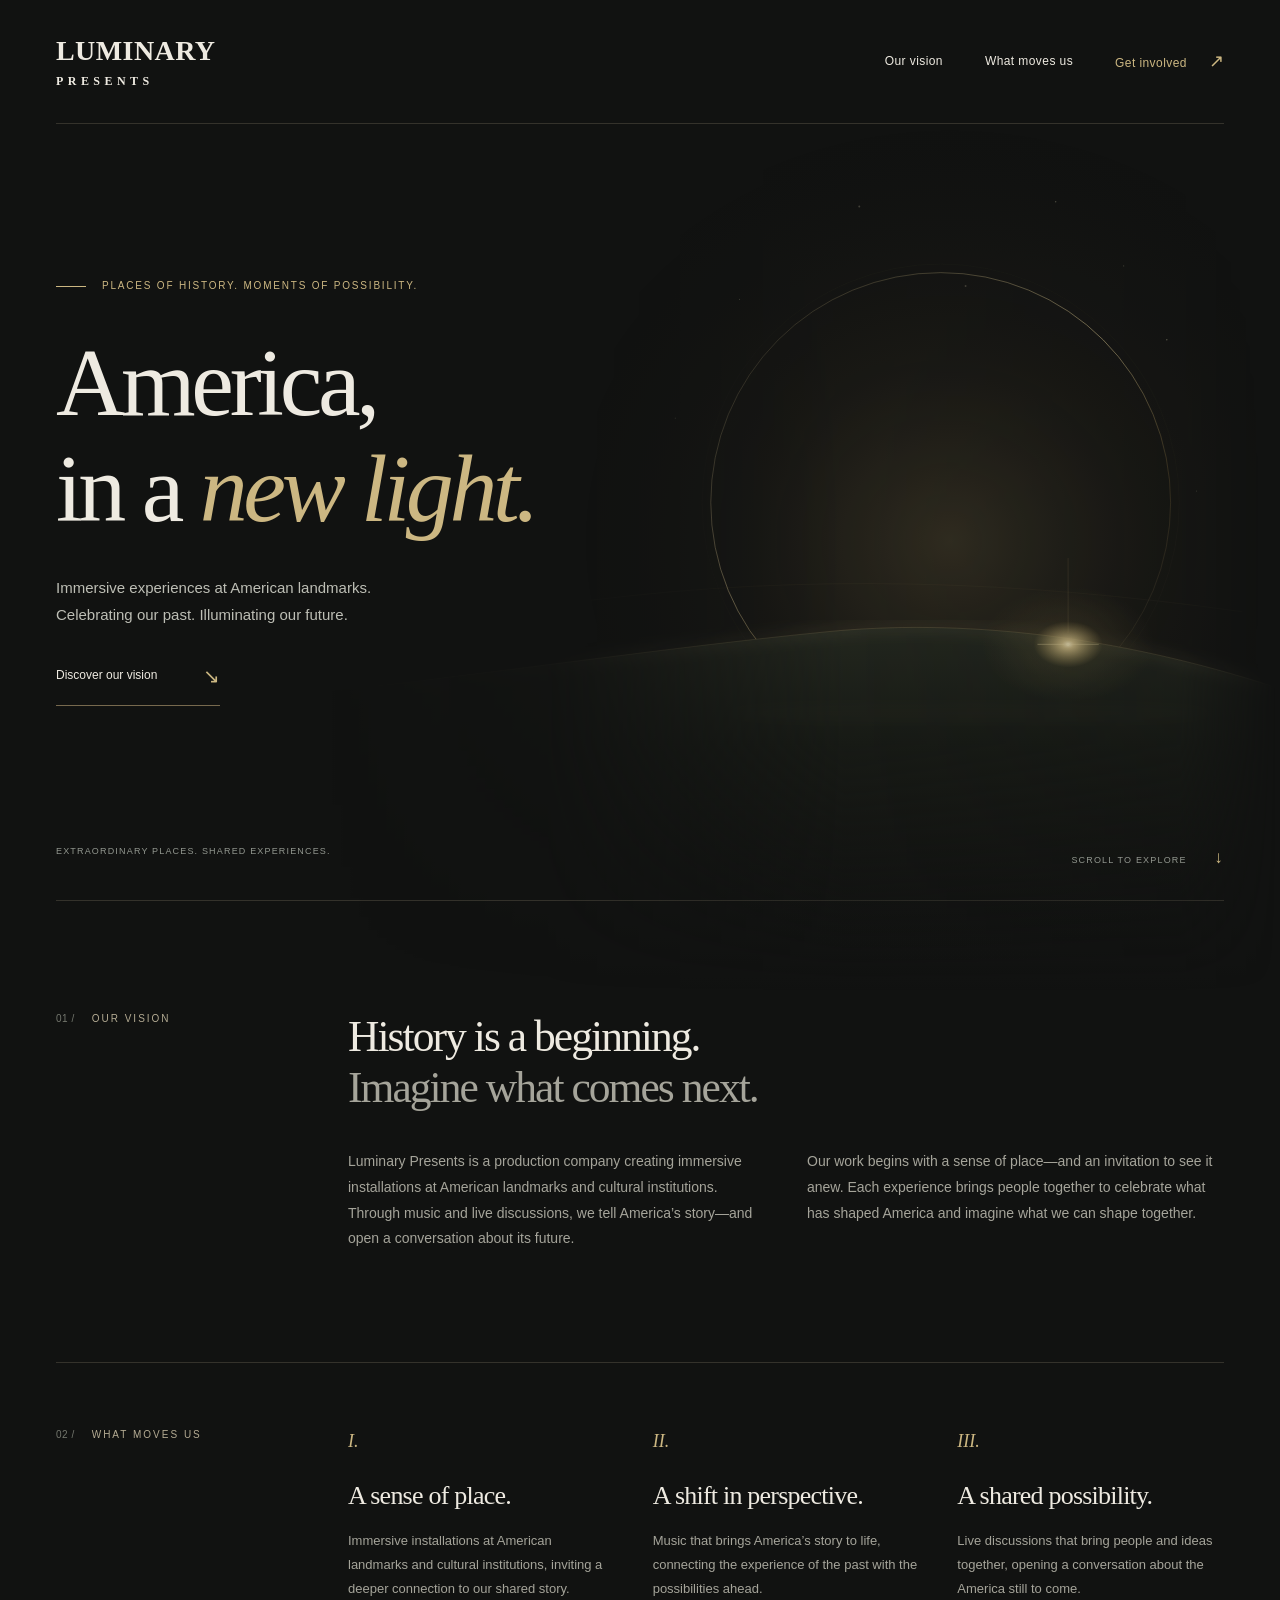
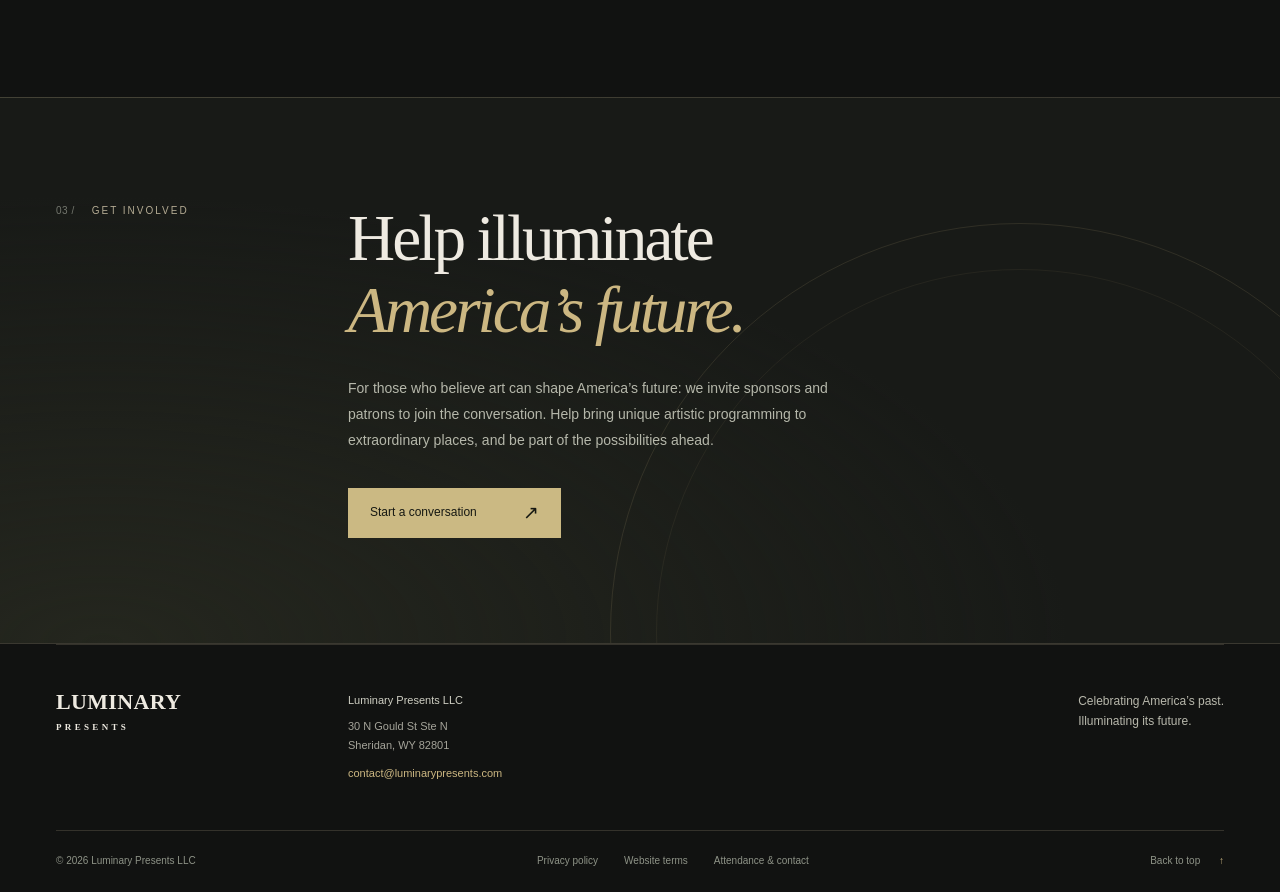
<file: index.html>
<!doctype html>
<html lang="en">
<head>
  <meta charset="utf-8">
  <meta name="viewport" content="width=device-width, initial-scale=1">
  <meta name="theme-color" content="#111211">
  <title>Luminary Presents — America, in a new light.</title>
  <meta name="description" content="Luminary Presents creates immersive installations at American landmarks and cultural institutions, telling America's story through music and live discussions. Explore sponsorship and patronage.">
  <link rel="icon" href="./assets/favicon.svg" type="image/svg+xml">
  <link rel="stylesheet" href="./styles.css">
  <script src="./script.js" defer></script>
</head>
<body>
  <a class="skip-link" href="#main">Skip to content</a>
  <header class="header wrap">
    <a class="wordmark" href="./" aria-label="Luminary Presents home">LUMINARY<span>PRESENTS</span></a>
    <button class="menu-toggle" aria-expanded="false" aria-controls="navigation">Menu <span aria-hidden="true">+</span></button>
    <nav id="navigation" aria-label="Main navigation">
      <a href="#vision">Our vision</a>
      <a href="#approach">What moves us</a>
      <a class="nav-contact" href="#patrons">Get involved <span aria-hidden="true">↗</span></a>
    </nav>
  </header>
  <main id="main">
    <section class="hero wrap" aria-labelledby="hero-title">
      <div class="hero-art" aria-hidden="true"><img src="./assets/horizon.svg" alt="" width="1000" height="1000" fetchpriority="high"></div>
      <div class="hero-copy">
        <p class="eyebrow"><span class="gold-line"></span> Places of history. Moments of possibility.</p>
        <h1 id="hero-title">America,<br>in a <em>new light.</em></h1>
        <p class="hero-description">Immersive experiences at American landmarks.<br>Celebrating our past. Illuminating our future.</p>
        <a class="text-link" href="#vision">Discover our vision <span aria-hidden="true">↘</span></a>
      </div>
      <div class="hero-bottom"><span>Extraordinary places. Shared experiences.</span><a href="#vision" aria-label="Scroll to our vision">Scroll to explore <span aria-hidden="true">↓</span></a></div>
    </section>
    <section id="vision" class="vision wrap section" aria-labelledby="vision-title">
      <div class="section-label"><span class="section-number">01 /</span><p class="eyebrow">Our vision</p></div>
      <div class="vision-content">
        <h2 id="vision-title">History is a beginning.<br><span class="muted">Imagine what comes next.</span></h2>
        <div class="vision-prose"><p>Luminary Presents is a production company creating immersive installations at American landmarks and cultural institutions. Through music and live discussions, we tell America’s story—and open a conversation about its future.</p><p>Our work begins with a sense of place—and an invitation to see it anew. Each experience brings people together to celebrate what has shaped America and imagine what we can shape together.</p></div>
      </div>
    </section>
    <section id="approach" class="approach wrap section" aria-labelledby="approach-title">
      <div class="section-label"><span class="section-number">02 /</span><p class="eyebrow" id="approach-title">What moves us</p></div>
      <div class="approach-grid">
        <article><span class="small-index">I.</span><h3>A sense of place.</h3><p>Immersive installations at American landmarks and cultural institutions, inviting a deeper connection to our shared story.</p></article>
        <article><span class="small-index">II.</span><h3>A shift in perspective.</h3><p>Music that brings America’s story to life, connecting the experience of the past with the possibilities ahead.</p></article>
        <article><span class="small-index">III.</span><h3>A shared possibility.</h3><p>Live discussions that bring people and ideas together, opening a conversation about the America still to come.</p></article>
      </div>
    </section>
    <section id="patrons" class="patrons" aria-labelledby="patrons-title">
      <div class="patron-orbit" aria-hidden="true"></div>
      <div class="wrap patron-inner"><div class="section-label"><span class="section-number">03 /</span><p class="eyebrow">Get involved</p></div>
        <div class="patron-copy"><h2 id="patrons-title">Help illuminate<br><em>America’s future.</em></h2><p>For those who believe art can shape America’s future: we invite sponsors and patrons to join the conversation. Help bring unique artistic programming to extraordinary places, and be part of the possibilities ahead.</p><a class="button" href="mailto:contact@luminarypresents.com?subject=Sponsorship%20%26%20patronage%20inquiry">Start a conversation <span aria-hidden="true">↗</span></a></div>
      </div>
    </section>
  </main>
  <footer class="footer wrap">
    <div class="footer-top"><a class="wordmark" href="./">LUMINARY<span>PRESENTS</span></a><div class="business-details"><p class="legal-name">Luminary Presents LLC</p><address>30 N Gould St Ste N<br>Sheridan, WY 82801</address><a class="footer-email" href="mailto:contact@luminarypresents.com">contact@luminarypresents.com</a></div><div class="footer-note"><p>Celebrating America’s past.<br>Illuminating its future.</p></div></div>
    <div class="footer-bottom"><small>© <span id="year">2026</span> Luminary Presents LLC</small><nav aria-label="Policies"><a href="./privacy.html">Privacy policy</a><a href="./terms.html">Website terms</a><a href="./attendance.html">Attendance &amp; contact</a></nav><a class="back-top" href="#main">Back to top <span aria-hidden="true">↑</span></a></div>
  </footer>
</body>
</html>
</file>
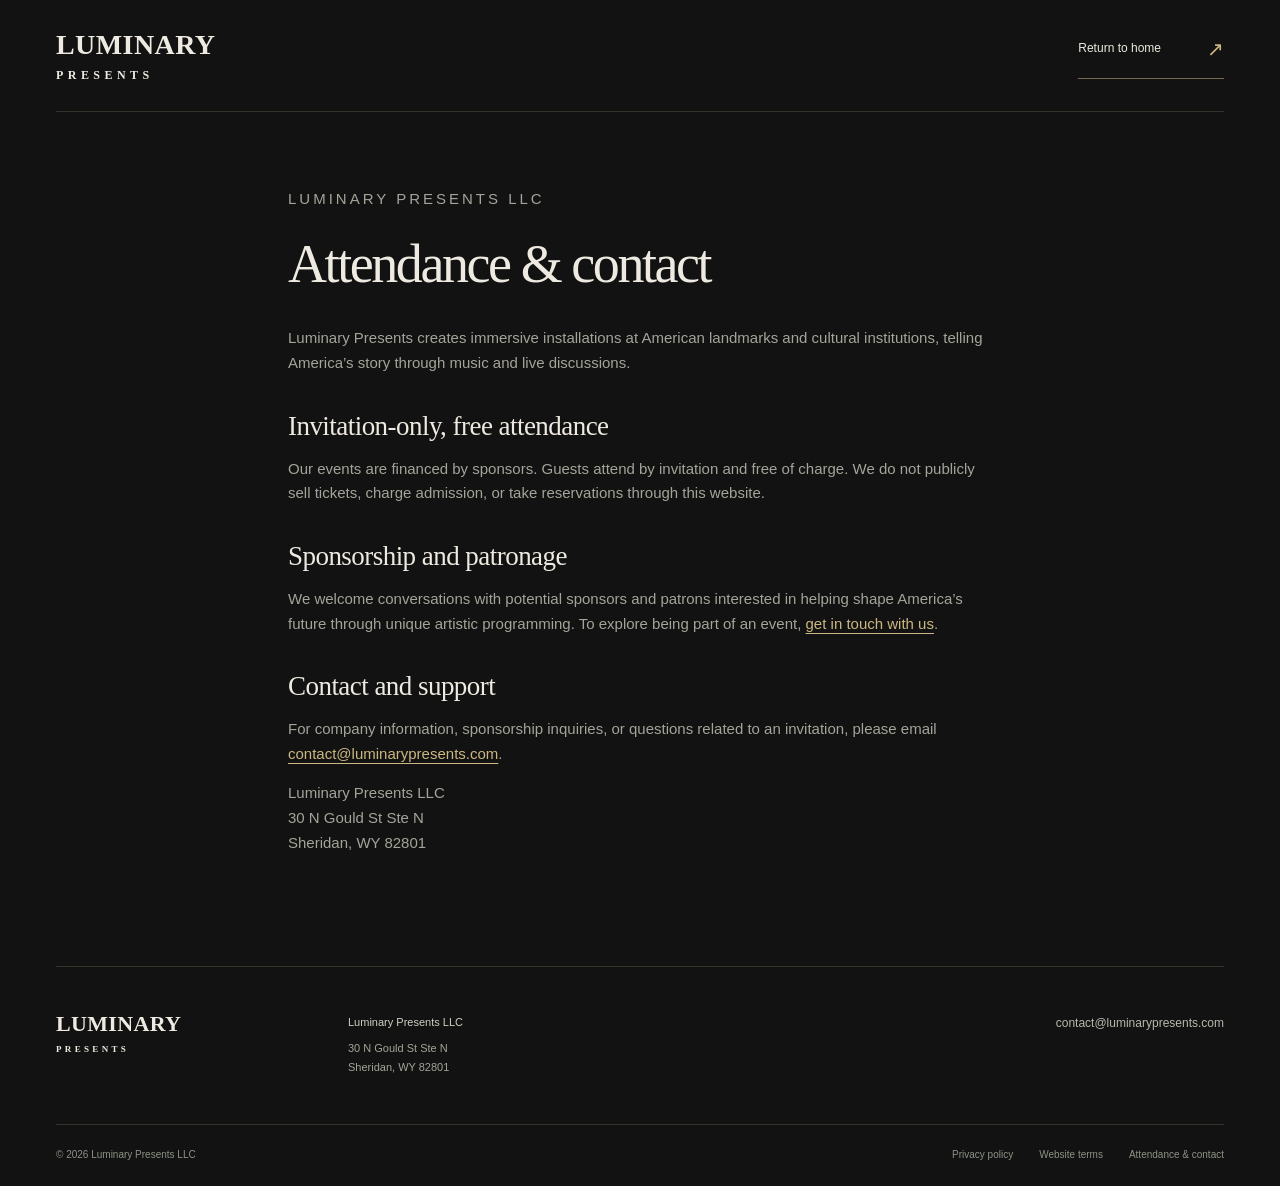
<file: attendance.html>
<!doctype html><html lang="en"><head><meta charset="utf-8"><meta name="viewport" content="width=device-width, initial-scale=1"><meta name="theme-color" content="#111211"><title>Attendance &amp; contact — Luminary Presents</title><meta name="description" content="Attendance &amp; contact for Luminary Presents LLC."><link rel="icon" href="./assets/favicon.svg" type="image/svg+xml"><link rel="stylesheet" href="./styles.css"><script src="./script.js" defer></script></head><body><a class="skip-link" href="#main">Skip to content</a><header class="header wrap policy-header"><a class="wordmark" href="./" aria-label="Luminary Presents home">LUMINARY<span>PRESENTS</span></a><a class="text-link" href="./">Return to home <span aria-hidden="true">↗</span></a></header><main id="main" class="policy"><p class="eyebrow">Luminary Presents LLC</p><h1>Attendance &amp; contact</h1><p>Luminary Presents creates immersive installations at American landmarks and cultural institutions, telling America’s story through music and live discussions.</p><h2>Invitation-only, free attendance</h2><p>Our events are financed by sponsors. Guests attend by invitation and free of charge. We do not publicly sell tickets, charge admission, or take reservations through this website.</p><h2>Sponsorship and patronage</h2><p>We welcome conversations with potential sponsors and patrons interested in helping shape America’s future through unique artistic programming. To explore being part of an event, <a href="mailto:contact@luminarypresents.com?subject=Sponsorship%20%26%20patronage%20inquiry">get in touch with us</a>.</p><h2>Contact and support</h2><p>For company information, sponsorship inquiries, or questions related to an invitation, please email <a href="mailto:contact@luminarypresents.com">contact@luminarypresents.com</a>.</p><p>Luminary Presents LLC<br>30 N Gould St Ste N<br>Sheridan, WY 82801</p></main><footer class="footer wrap"><div class="footer-top"><a class="wordmark" href="./">LUMINARY<span>PRESENTS</span></a><div class="business-details"><p class="legal-name">Luminary Presents LLC</p><address>30 N Gould St Ste N<br>Sheridan, WY 82801</address></div><div class="footer-note"><a href="mailto:contact@luminarypresents.com">contact@luminarypresents.com</a></div></div><div class="footer-bottom"><small>© <span id="year">2026</span> Luminary Presents LLC</small><nav aria-label="Policies"><a href="./privacy.html">Privacy policy</a><a href="./terms.html">Website terms</a><a href="./attendance.html">Attendance &amp; contact</a></nav></div></footer></body></html>
</file>
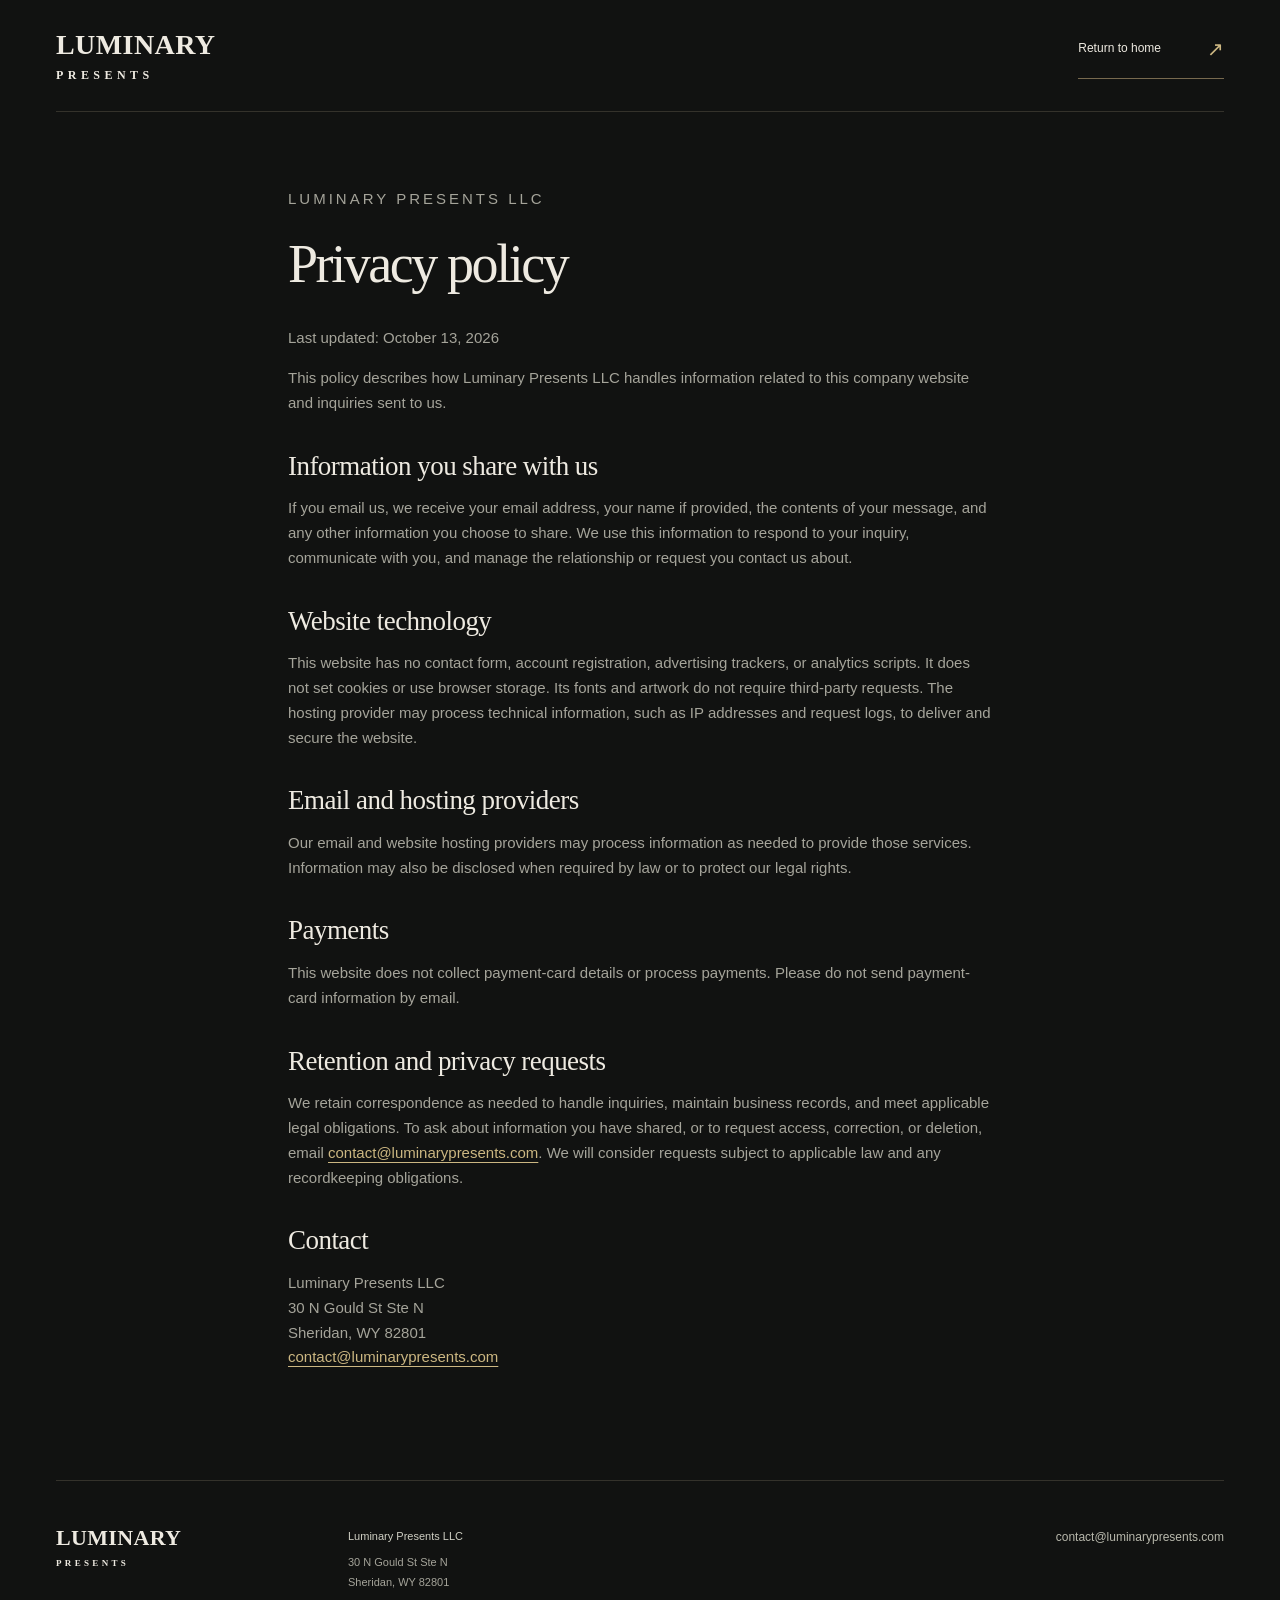
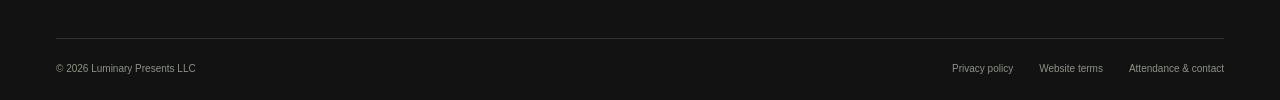
<file: privacy.html>
<!doctype html><html lang="en"><head><meta charset="utf-8"><meta name="viewport" content="width=device-width, initial-scale=1"><meta name="theme-color" content="#111211"><title>Privacy policy — Luminary Presents</title><meta name="description" content="Privacy policy for Luminary Presents LLC."><link rel="icon" href="./assets/favicon.svg" type="image/svg+xml"><link rel="stylesheet" href="./styles.css"><script src="./script.js" defer></script></head><body><a class="skip-link" href="#main">Skip to content</a><header class="header wrap policy-header"><a class="wordmark" href="./" aria-label="Luminary Presents home">LUMINARY<span>PRESENTS</span></a><a class="text-link" href="./">Return to home <span aria-hidden="true">↗</span></a></header><main id="main" class="policy"><p class="eyebrow">Luminary Presents LLC</p><h1>Privacy policy</h1><p>Last updated: October 13, 2026</p><p>This policy describes how Luminary Presents LLC handles information related to this company website and inquiries sent to us.</p><h2>Information you share with us</h2><p>If you email us, we receive your email address, your name if provided, the contents of your message, and any other information you choose to share. We use this information to respond to your inquiry, communicate with you, and manage the relationship or request you contact us about.</p><h2>Website technology</h2><p>This website has no contact form, account registration, advertising trackers, or analytics scripts. It does not set cookies or use browser storage. Its fonts and artwork do not require third-party requests. The hosting provider may process technical information, such as IP addresses and request logs, to deliver and secure the website.</p><h2>Email and hosting providers</h2><p>Our email and website hosting providers may process information as needed to provide those services. Information may also be disclosed when required by law or to protect our legal rights.</p><h2>Payments</h2><p>This website does not collect payment-card details or process payments. Please do not send payment-card information by email.</p><h2>Retention and privacy requests</h2><p>We retain correspondence as needed to handle inquiries, maintain business records, and meet applicable legal obligations. To ask about information you have shared, or to request access, correction, or deletion, email <a href="mailto:contact@luminarypresents.com?subject=Privacy%20inquiry">contact@luminarypresents.com</a>. We will consider requests subject to applicable law and any recordkeeping obligations.</p><h2>Contact</h2><p>Luminary Presents LLC<br>30 N Gould St Ste N<br>Sheridan, WY 82801<br><a href="mailto:contact@luminarypresents.com">contact@luminarypresents.com</a></p></main><footer class="footer wrap"><div class="footer-top"><a class="wordmark" href="./">LUMINARY<span>PRESENTS</span></a><div class="business-details"><p class="legal-name">Luminary Presents LLC</p><address>30 N Gould St Ste N<br>Sheridan, WY 82801</address></div><div class="footer-note"><a href="mailto:contact@luminarypresents.com">contact@luminarypresents.com</a></div></div><div class="footer-bottom"><small>© <span id="year">2026</span> Luminary Presents LLC</small><nav aria-label="Policies"><a href="./privacy.html">Privacy policy</a><a href="./terms.html">Website terms</a><a href="./attendance.html">Attendance &amp; contact</a></nav></div></footer></body></html>
</file>
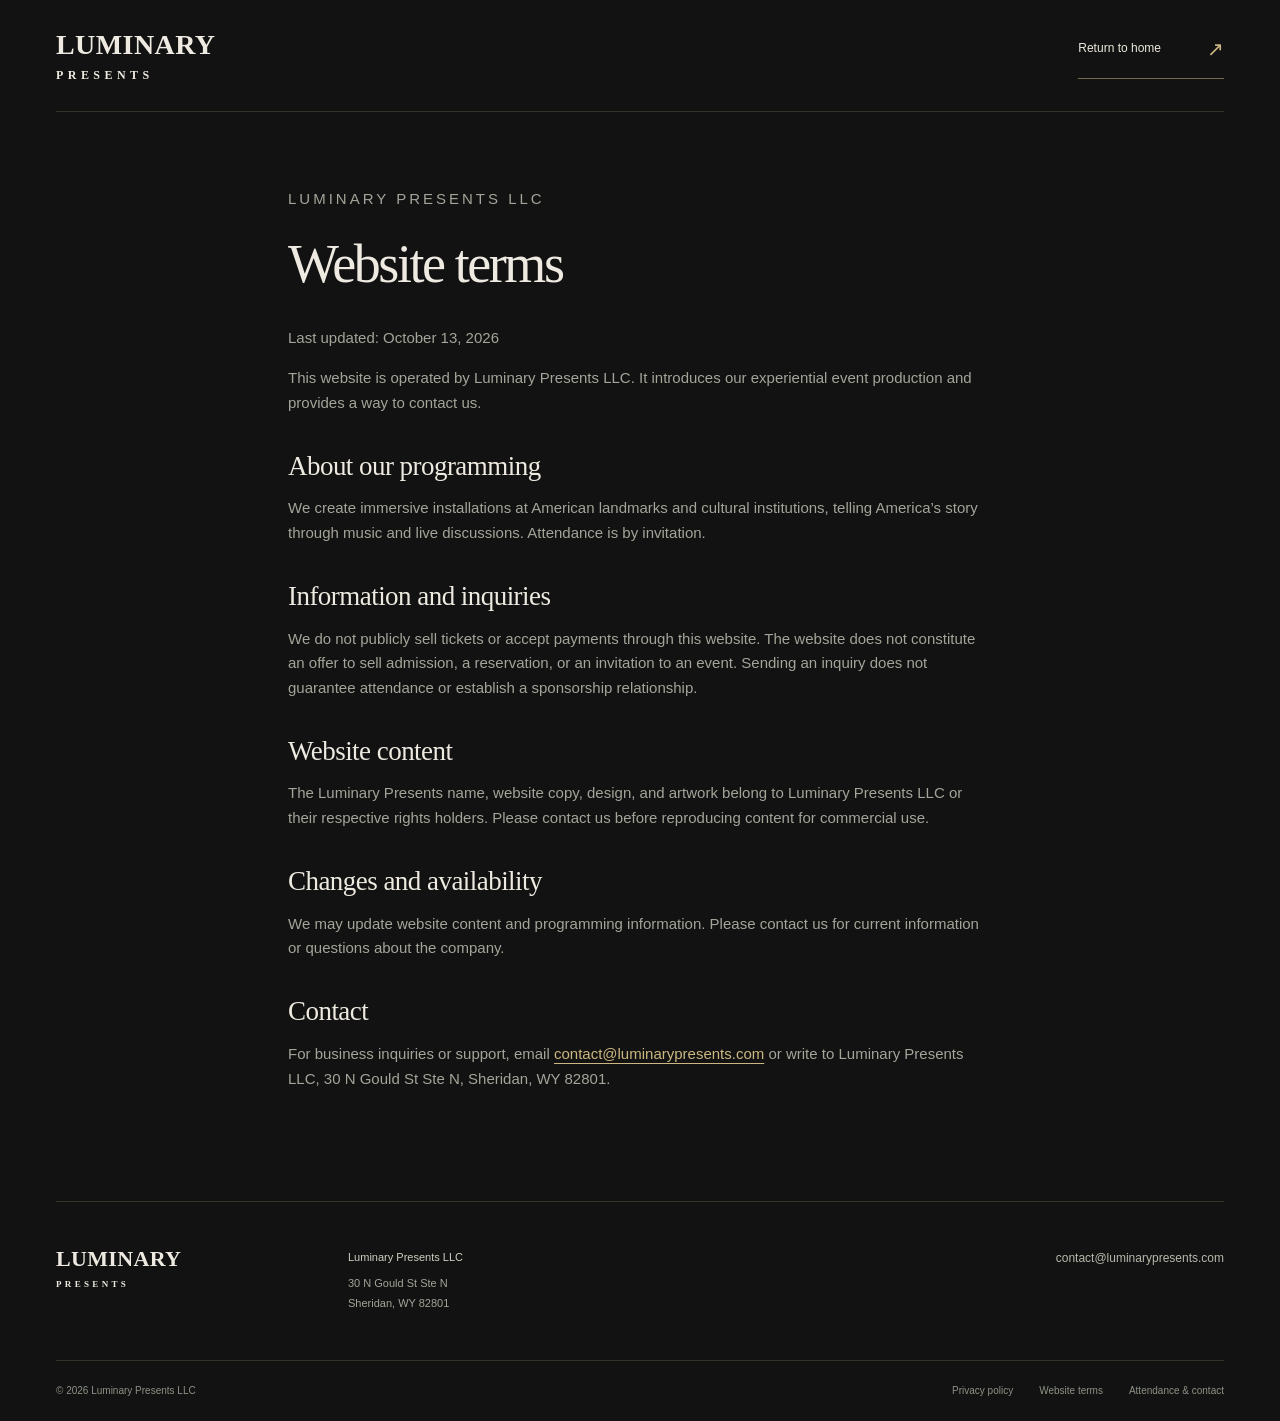
<file: terms.html>
<!doctype html><html lang="en"><head><meta charset="utf-8"><meta name="viewport" content="width=device-width, initial-scale=1"><meta name="theme-color" content="#111211"><title>Website terms — Luminary Presents</title><meta name="description" content="Website terms for Luminary Presents LLC."><link rel="icon" href="./assets/favicon.svg" type="image/svg+xml"><link rel="stylesheet" href="./styles.css"><script src="./script.js" defer></script></head><body><a class="skip-link" href="#main">Skip to content</a><header class="header wrap policy-header"><a class="wordmark" href="./" aria-label="Luminary Presents home">LUMINARY<span>PRESENTS</span></a><a class="text-link" href="./">Return to home <span aria-hidden="true">↗</span></a></header><main id="main" class="policy"><p class="eyebrow">Luminary Presents LLC</p><h1>Website terms</h1><p>Last updated: October 13, 2026</p><p>This website is operated by Luminary Presents LLC. It introduces our experiential event production and provides a way to contact us.</p><h2>About our programming</h2><p>We create immersive installations at American landmarks and cultural institutions, telling America’s story through music and live discussions. Attendance is by invitation.</p><h2>Information and inquiries</h2><p>We do not publicly sell tickets or accept payments through this website. The website does not constitute an offer to sell admission, a reservation, or an invitation to an event. Sending an inquiry does not guarantee attendance or establish a sponsorship relationship.</p><h2>Website content</h2><p>The Luminary Presents name, website copy, design, and artwork belong to Luminary Presents LLC or their respective rights holders. Please contact us before reproducing content for commercial use.</p><h2>Changes and availability</h2><p>We may update website content and programming information. Please contact us for current information or questions about the company.</p><h2>Contact</h2><p>For business inquiries or support, email <a href="mailto:contact@luminarypresents.com">contact@luminarypresents.com</a> or write to Luminary Presents LLC, 30 N Gould St Ste N, Sheridan, WY 82801.</p></main><footer class="footer wrap"><div class="footer-top"><a class="wordmark" href="./">LUMINARY<span>PRESENTS</span></a><div class="business-details"><p class="legal-name">Luminary Presents LLC</p><address>30 N Gould St Ste N<br>Sheridan, WY 82801</address></div><div class="footer-note"><a href="mailto:contact@luminarypresents.com">contact@luminarypresents.com</a></div></div><div class="footer-bottom"><small>© <span id="year">2026</span> Luminary Presents LLC</small><nav aria-label="Policies"><a href="./privacy.html">Privacy policy</a><a href="./terms.html">Website terms</a><a href="./attendance.html">Attendance &amp; contact</a></nav></div></footer></body></html>
</file>
<file: styles.css>
:root{color-scheme:dark;--bg:#111211;--panel:#161715;--text:#eeeae1;--muted:#a5a49a;--gold:#ccb782;--line:rgba(209,196,159,.18);--serif:Georgia,'Times New Roman',serif;--sans:-apple-system,BlinkMacSystemFont,'Segoe UI',sans-serif}
*{box-sizing:border-box}html{scroll-behavior:smooth;scroll-padding-top:30px}body{margin:0;background:var(--bg);color:var(--text);font-family:var(--sans);font-size:16px;line-height:1.65;-webkit-font-smoothing:antialiased}::selection{background:var(--gold);color:var(--bg)}a{color:inherit;text-decoration:none}button{font:inherit}a,button{-webkit-tap-highlight-color:transparent}a:focus-visible,button:focus-visible{outline:2px solid var(--gold);outline-offset:7px}img{display:block;width:100%;height:auto}.wrap{width:calc(100% - 112px);max-width:1440px;margin-inline:auto}.header{height:124px;display:flex;align-items:center;justify-content:space-between;border-bottom:1px solid var(--line);position:relative;z-index:3}.wordmark{display:inline-flex;flex-direction:column;font-family:var(--serif);font-weight:800;line-height:1;letter-spacing:.015em;font-size:28px}.wordmark span{font-size:12px;letter-spacing:.37em;margin-top:10px}.header nav{display:flex;align-items:center;gap:42px;font-size:12px;letter-spacing:.035em}.header nav a:hover,.footer nav a:hover{color:var(--gold)}.nav-contact{color:var(--gold)}.nav-contact span{margin-left:18px;font-size:18px}.menu-toggle{display:none}.skip-link{position:fixed;top:-100px;left:20px;z-index:9;background:var(--gold);color:var(--bg);padding:12px}.skip-link:focus{top:20px}
.hero{position:relative;min-height:740px;height:calc(100svh - 124px);max-height:1000px;display:flex;flex-direction:column;justify-content:center;isolation:isolate}.hero-art{position:absolute;width:min(82%,1100px);right:-52px;top:50%;transform:translateY(-50%);z-index:-1;pointer-events:none;opacity:.9}.hero-copy{padding:50px 0 90px;max-width:780px}.eyebrow{font-size:10px;line-height:1.6;text-transform:uppercase;letter-spacing:.2em;color:var(--gold);margin:0}.hero .eyebrow{display:flex;align-items:center;gap:16px;letter-spacing:.18em}.gold-line{width:30px;height:1px;background:var(--gold);flex-shrink:0}h1,h2,h3,p{margin-top:0}h1,h2,h3{font-family:var(--serif);font-weight:400;line-height:1.1;letter-spacing:-.045em}h1{font-size:clamp(68px,7.5vw,120px);margin:36px 0 32px}em{font-weight:400;color:var(--gold)}.hero-description{color:#bdbeb5;font-size:15px;line-height:1.8;max-width:420px;margin-bottom:32px}.text-link{font-size:12px;display:inline-flex;gap:46px;align-items:center;border-bottom:1px solid #77694e;padding-bottom:12px}.text-link span{font-size:20px;color:var(--gold);transition:transform .2s}.text-link:hover span{transform:translate(3px,3px)}.hero-bottom{position:absolute;bottom:28px;left:0;right:0;display:flex;justify-content:space-between;gap:24px;font-size:9px;letter-spacing:.13em;text-transform:uppercase;color:#92978f}.hero-bottom a span{margin-left:24px;color:var(--gold);font-size:17px}
.section{padding-block:110px;border-top:1px solid var(--line);display:grid;grid-template-columns:25% 75%}.section-label{display:flex;gap:17px;align-items:baseline}.section-number{color:#74776e;font-size:10px;letter-spacing:.05em}.section-label .eyebrow{font-family:var(--sans);font-size:10px;font-weight:400;line-height:1.6;letter-spacing:.2em;color:#b4ab93;margin:0}.vision h2{font-size:clamp(35px,3.4vw,56px);line-height:1.17;margin-bottom:36px}.muted{color:var(--muted)}.vision-prose{display:grid;grid-template-columns:1fr 1fr;gap:42px;max-width:900px}.vision-prose p,.approach p{font-size:14px;color:var(--muted);line-height:1.85;margin-bottom:0}.approach{padding-top:64px;padding-bottom:96px}.approach-grid{display:grid;grid-template-columns:repeat(3,1fr);gap:38px}.small-index{font-family:var(--serif);font-style:italic;font-size:18px;color:var(--gold)}.approach h3{font-size:26px;margin-top:25px;margin-bottom:18px;letter-spacing:-.03em}.approach p{font-size:13px}
.patrons{position:relative;overflow:hidden;border-top:1px solid var(--line);border-bottom:1px solid var(--line);background:radial-gradient(ellipse at 8% 100%,#24261e 0,transparent 58%),#181a17}.patron-inner{padding-block:105px;display:grid;grid-template-columns:25% 75%;position:relative}.patron-copy h2{font-size:clamp(48px,5.1vw,78px);margin-bottom:30px}.patron-copy p{max-width:520px;font-size:14px;line-height:1.85;color:#b5b7aa;margin-bottom:34px}.button{display:inline-flex;align-items:center;gap:46px;color:#161812;background:#cbb983;padding:15px 22px;font-size:12px;transition:background .2s}.button:hover{background:#e2ce94}.button span{font-size:19px;line-height:1}.patron-orbit{position:absolute;border:1px solid #ccb78221;bottom:-400px;right:-150px;width:820px;height:820px;border-radius:50%}.patron-orbit:after{content:'';position:absolute;inset:45px;border:1px solid #ccb78212;border-radius:50%}.contact{border-top:0;padding-block:90px}.contact h2{font-size:clamp(34px,3.4vw,54px);margin-bottom:24px}.contact p{font-size:13px;color:var(--muted);margin-bottom:16px}.email-link{font-size:clamp(16px,1.65vw,23px);border-bottom:1px solid #645b43;padding-bottom:9px;display:inline-flex;gap:25px;align-items:center;color:var(--gold)}.email-link:hover{color:#eed9a1}.email-link span{font-size:23px}
.footer{border-top:1px solid var(--line)}.footer-top{padding-block:46px;display:grid;grid-template-columns:25% 37.5% 37.5%;align-items:start}.footer .wordmark{font-size:22px;justify-self:start}.footer .wordmark span{font-size:9px}.business-details{font-size:11px;line-height:1.8;color:var(--muted)}.legal-name{color:#d0d0c4;margin-bottom:6px}address{font-style:normal}.footer-note{font-size:12px;line-height:1.7;justify-self:end;color:#b8b8ac}.footer-note p{margin-bottom:6px}.footer-bottom{padding-block:22px;border-top:1px solid var(--line);display:flex;justify-content:space-between;gap:24px;font-size:10px;color:#8e9387}.footer-bottom small{font-size:10px}.footer-bottom nav{display:flex;gap:26px}.back-top span{color:var(--gold);margin-left:16px}.policy-header{height:112px}.policy{max-width:760px;margin:75px auto 110px;padding-inline:28px}.policy .eyebrow{margin-bottom:24px}.policy h1{font-size:54px;margin-top:0}.policy h2{font-size:27px;letter-spacing:-.02em;margin:36px 0 15px}.policy p,.policy li{color:var(--muted);font-size:15px}.policy a{color:var(--gold);text-decoration:underline;text-underline-offset:4px}.policy .policy-note{border-left:2px solid var(--gold);padding:12px 20px;background:var(--panel)}
@media(min-width:1600px){.hero-art{right:-80px}.hero-copy{max-width:880px}}@media(max-width:1100px){.wrap{width:calc(100% - 64px)}.header nav{gap:28px}.hero{min-height:660px}.hero-art{right:-30px;width:90%;opacity:.7}.section,.patron-inner{grid-template-columns:22% 78%}.approach-grid{gap:24px}.approach h3{font-size:23px}.section-label{gap:10px}.vision-prose{gap:28px}.footer-top{grid-template-columns:28% 36% 36%}}@media(max-width:760px){.wrap{width:calc(100% - 40px)}.header{height:98px}.wordmark{font-size:23px}.wordmark span{font-size:10px;margin-top:8px}.menu-toggle{display:inline-flex;align-items:center;gap:18px;border:0;background:none;padding:10px 0;color:var(--gold);font-size:12px}.menu-toggle span{font-size:22px}.header nav{display:none;position:absolute;left:-20px;right:-20px;top:97px;padding:26px 20px 30px;border-bottom:1px solid var(--line);background:var(--bg);flex-direction:column;align-items:start;gap:24px}.header nav.is-open{display:flex}.hero{height:auto;min-height:750px}.hero-copy{padding:90px 0 170px}.hero .eyebrow{font-size:8px;gap:10px;letter-spacing:.12em}.gold-line{width:20px}h1{font-size:clamp(57px,11vw,80px);margin:35px 0 28px}.hero-art{width:125%;right:-20px;top:57%;opacity:.56}.hero-description{font-size:13px;max-width:310px}.hero-bottom{font-size:8px;letter-spacing:.08em;bottom:25px}.hero-bottom>span{max-width:150px}.hero-bottom a{align-self:end;white-space:nowrap}.hero-bottom a span{margin-left:10px}.section,.patron-inner{display:block;padding-block:65px}.section-label{margin-bottom:35px;gap:16px}.vision h2{font-size:37px;margin-bottom:28px}.vision-prose{display:block}.vision-prose p+p{margin-top:20px}.approach-grid{display:block}.approach-grid article{position:relative;padding:28px 0 28px 40px;border-top:1px solid var(--line)}.approach-grid article:first-child{padding-top:0;border:0}.small-index{position:absolute;left:0}.approach h3{font-size:28px;margin-top:0;margin-bottom:14px}.approach p{font-size:14px}.approach{padding-bottom:40px}.patron-copy h2{font-size:clamp(32px,11.3vw,53px)}.patron-copy p{font-size:14px}.patron-orbit{width:660px;height:660px;right:-450px;bottom:-280px}.contact h2{font-size:36px}.email-link{font-size:16px;gap:15px}.footer-top{grid-template-columns:1fr 1fr;gap:36px;padding-block:35px}.footer .wordmark{font-size:19px}.footer .wordmark span{font-size:8px}.footer-note{grid-column:1/-1;justify-self:start}.footer-bottom{flex-wrap:wrap;gap:18px;padding-block:25px}.footer-bottom small{width:100%}.footer-bottom nav{gap:18px;font-size:9px}.back-top{font-size:9px}.back-top span{margin-left:8px}.policy{margin:55px auto 70px;padding-inline:20px}.policy h1{font-size:41px}.policy-header .text-link{font-size:11px;gap:12px}}
@media(prefers-reduced-motion:reduce){html{scroll-behavior:auto}*,*:before,*:after{transition:none!important}}

.footer-email{display:inline-block;margin-top:8px;color:var(--gold);white-space:nowrap}
@media(max-width:760px){.footer-email{font-size:clamp(9px,2.6vw,11px)}}
</file>
